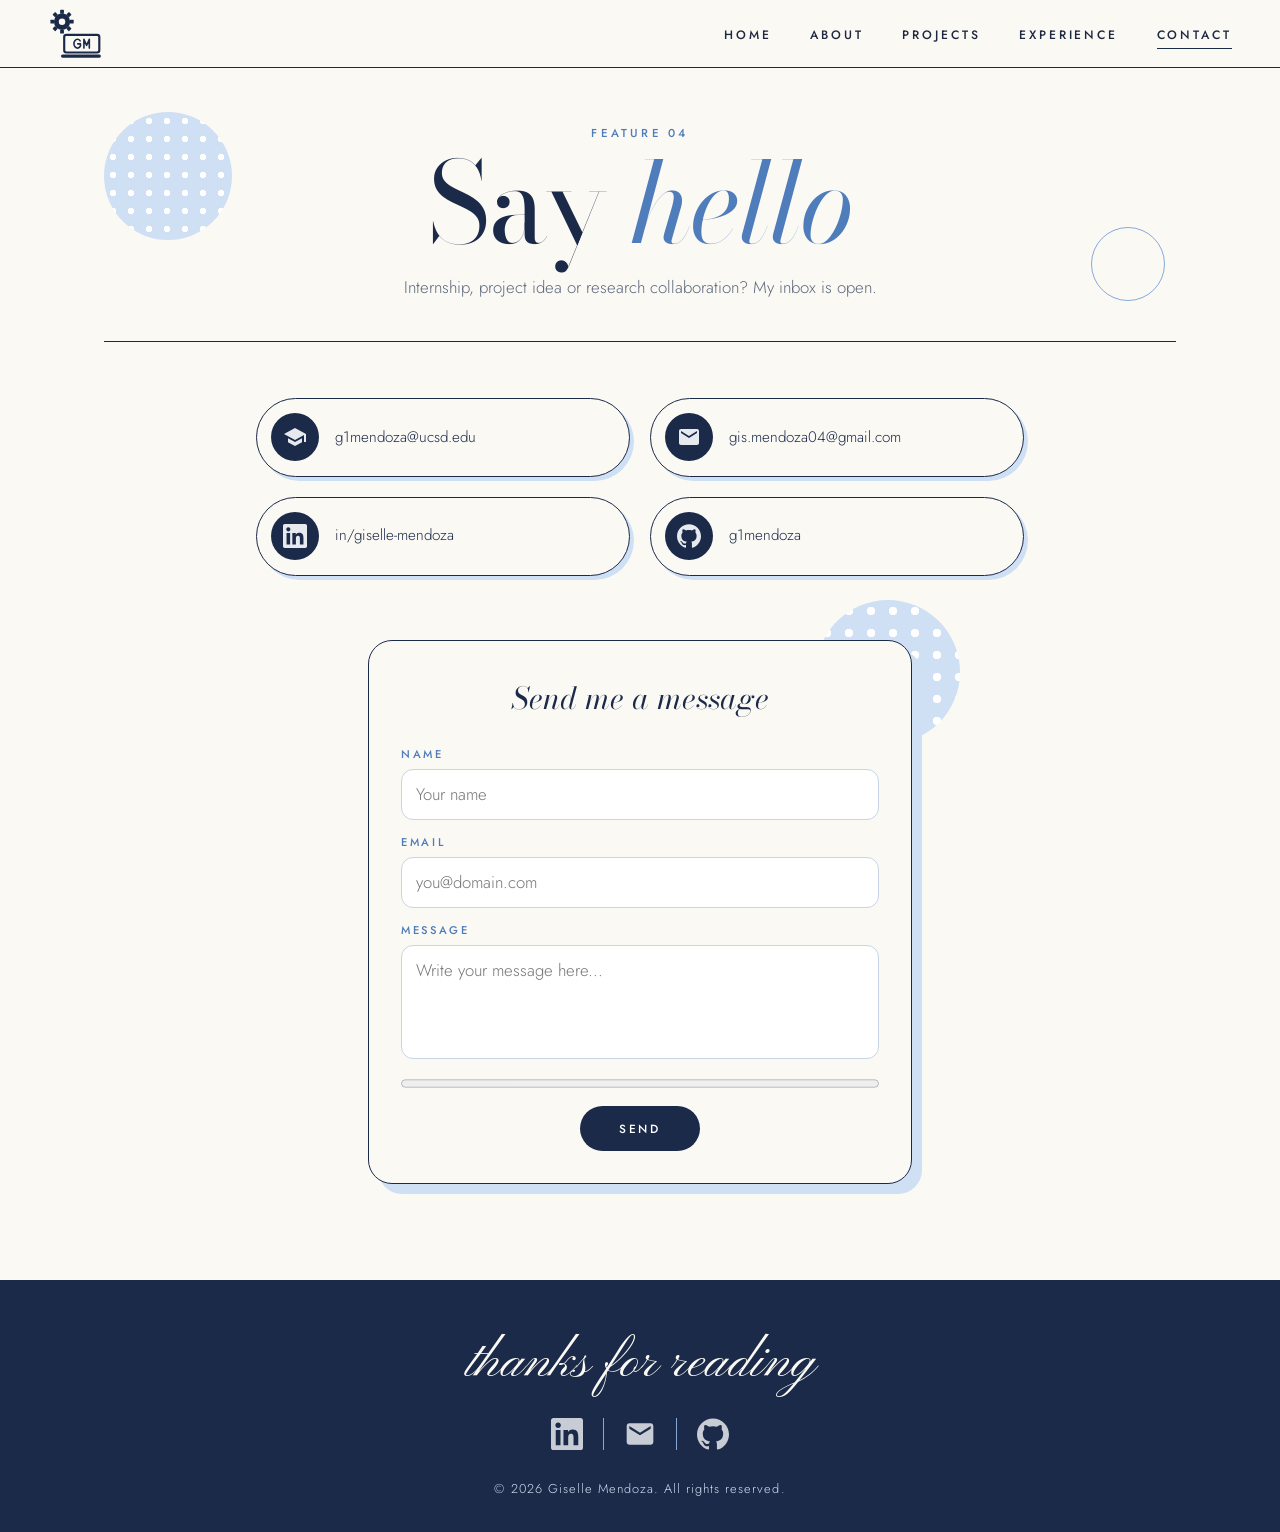
<file: contact.html>
<!DOCTYPE html>
<html lang="en">
<head>
  <meta charset="UTF-8">
  <meta name="viewport" content="width=device-width, initial-scale=1">
  <meta name="description" content="Contact Giselle Mendoza by email, LinkedIn, GitHub, or the message form">
  <title>Contact | Giselle Mendoza</title>

  <link rel="preconnect" href="https://fonts.googleapis.com">
  <link rel="preconnect" href="https://fonts.gstatic.com" crossorigin>
  <link href="https://fonts.googleapis.com/css2?family=Bodoni+Moda:ital,wght@0,400;0,500;0,600;1,400;1,500;1,600&family=Jost:wght@300;400;500&family=Pinyon+Script&display=swap" rel="stylesheet">

  <link rel="stylesheet" href="newStyle.css">
  <script>document.documentElement.classList.add("js");</script>
  <noscript>
    <style>
      .masthead nav { display: block !important; position: static !important; }
      .menu-toggle { display: none !important; }
    </style>
  </noscript>
</head>
<body>
  <header class="masthead">
    <a class="brand" href="index.html" aria-label="Giselle Mendoza, home">
      <img src="logo-navy.svg" alt="gm logo" width="150" height="150">
    </a>
    <button class="menu-toggle" aria-label="Open navigation menu" aria-expanded="false">☰</button>
    <nav>
      <ul>
        <li><a href="index.html">Home</a></li>
        <li><a href="about.html">About</a></li>
        <li><a href="projects.html">Projects</a></li>
        <li><a href="experience.html">Experience</a></li>
        <li><a href="contact.html" aria-current="page">Contact</a></li>
      </ul>
    </nav>
  </header>

  <main class="page">
    <div class="page-head">
      <p class="eyebrow">Feature 04</p>
      <h1>Say <em>hello</em></h1>
      <p class="page-sub">Internship, project idea or research collaboration? My inbox is open.</p>
    </div>

    <ul class="contact-grid">
        <li>
          <a class="contact-tile" href="mailto:g1mendoza@ucsd.edu">
            <span class="icon-badge"><img src="school-light.svg" alt="School email" width="24" height="24"></span>
            <span class="tile-text">g1mendoza@ucsd.edu</span>
          </a>
        </li>
        <li>
          <a class="contact-tile" href="mailto:gis.mendoza04@gmail.com">
            <span class="icon-badge"><img src="email-light.svg" alt="Personal email" width="24" height="24"></span>
            <span class="tile-text">gis.mendoza04@gmail.com</span>
          </a>
        </li>
        <li>
          <a class="contact-tile" href="https://linkedin.com/in/giselle-mendoza" target="_blank" rel="noopener noreferrer">
            <span class="icon-badge"><img src="linkedin-light.svg" alt="LinkedIn" width="24" height="24"></span>
            <span class="tile-text">in/giselle-mendoza</span>
          </a>
        </li>
        <li>
          <a class="contact-tile" href="https://github.com/g1mendoza" target="_blank" rel="noopener noreferrer">
            <span class="icon-badge"><img src="github-light.svg" alt="GitHub" width="24" height="24"></span>
            <span class="tile-text">g1mendoza</span>
          </a>
        </li>
    </ul>

    <div class="form-wrap">
      <form id="contact-form" action="#" method="post">
        <fieldset>
          <legend>Send me a message</legend>

          <label for="name">Name</label>
          <input type="text" id="name" name="name" placeholder="Your name" required>

          <label for="email">Email</label>
          <input type="email" id="email" name="email" placeholder="you@domain.com" required>

          <label for="message">Message</label>
          <textarea id="message" name="message" placeholder="Write your message here..." required></textarea>

          <progress value="0" max="3">0 of 3 fields complete</progress>
          <button type="submit">Send</button>
        </fieldset>
      </form>
    </div>

    <dialog id="thanks">
      <p class="script">thank you!</p>
      <p>Thanks for reaching out.</p>
      <button type="button" id="close-thanks">Close</button>
    </dialog>
  </main>

  <footer class="site-footer">
    <p class="script">thanks for reading</p>
    <address class="social-icons">
      <a href="https://linkedin.com/in/giselle-mendoza" target="_blank" rel="noopener noreferrer">
        <img src="linkedin-light.svg" alt="LinkedIn" width="32" height="32">
      </a>
      <a href="mailto:g1mendoza@ucsd.edu">
        <img src="email-light.svg" alt="Email" width="32" height="32">
      </a>
      <a href="https://github.com/g1mendoza" target="_blank" rel="noopener noreferrer">
        <img src="github-light.svg" alt="GitHub" width="32" height="32">
      </a>
    </address>
    <p class="fine">&copy; 2026 Giselle Mendoza. All rights reserved.</p>
  </footer>

  <script src="jas.js"></script>
  <script>
    const form = document.getElementById("contact-form");
    const thanks = document.getElementById("thanks");
    const bar = form.querySelector("progress");

    // progress bar fills as each of the 3 fields gets filled in
    form.addEventListener("input", () => {
      bar.value = [...form.querySelectorAll("input, textarea")]
        .filter(f => f.value.trim() !== "").length;
    });

    form.addEventListener("submit", (e) => {
      e.preventDefault();
      thanks.showModal();
      form.reset();
      bar.value = 0;
    });

    document.getElementById("close-thanks").addEventListener("click", () => thanks.close());
  </script>
</body>
</html>
</file>
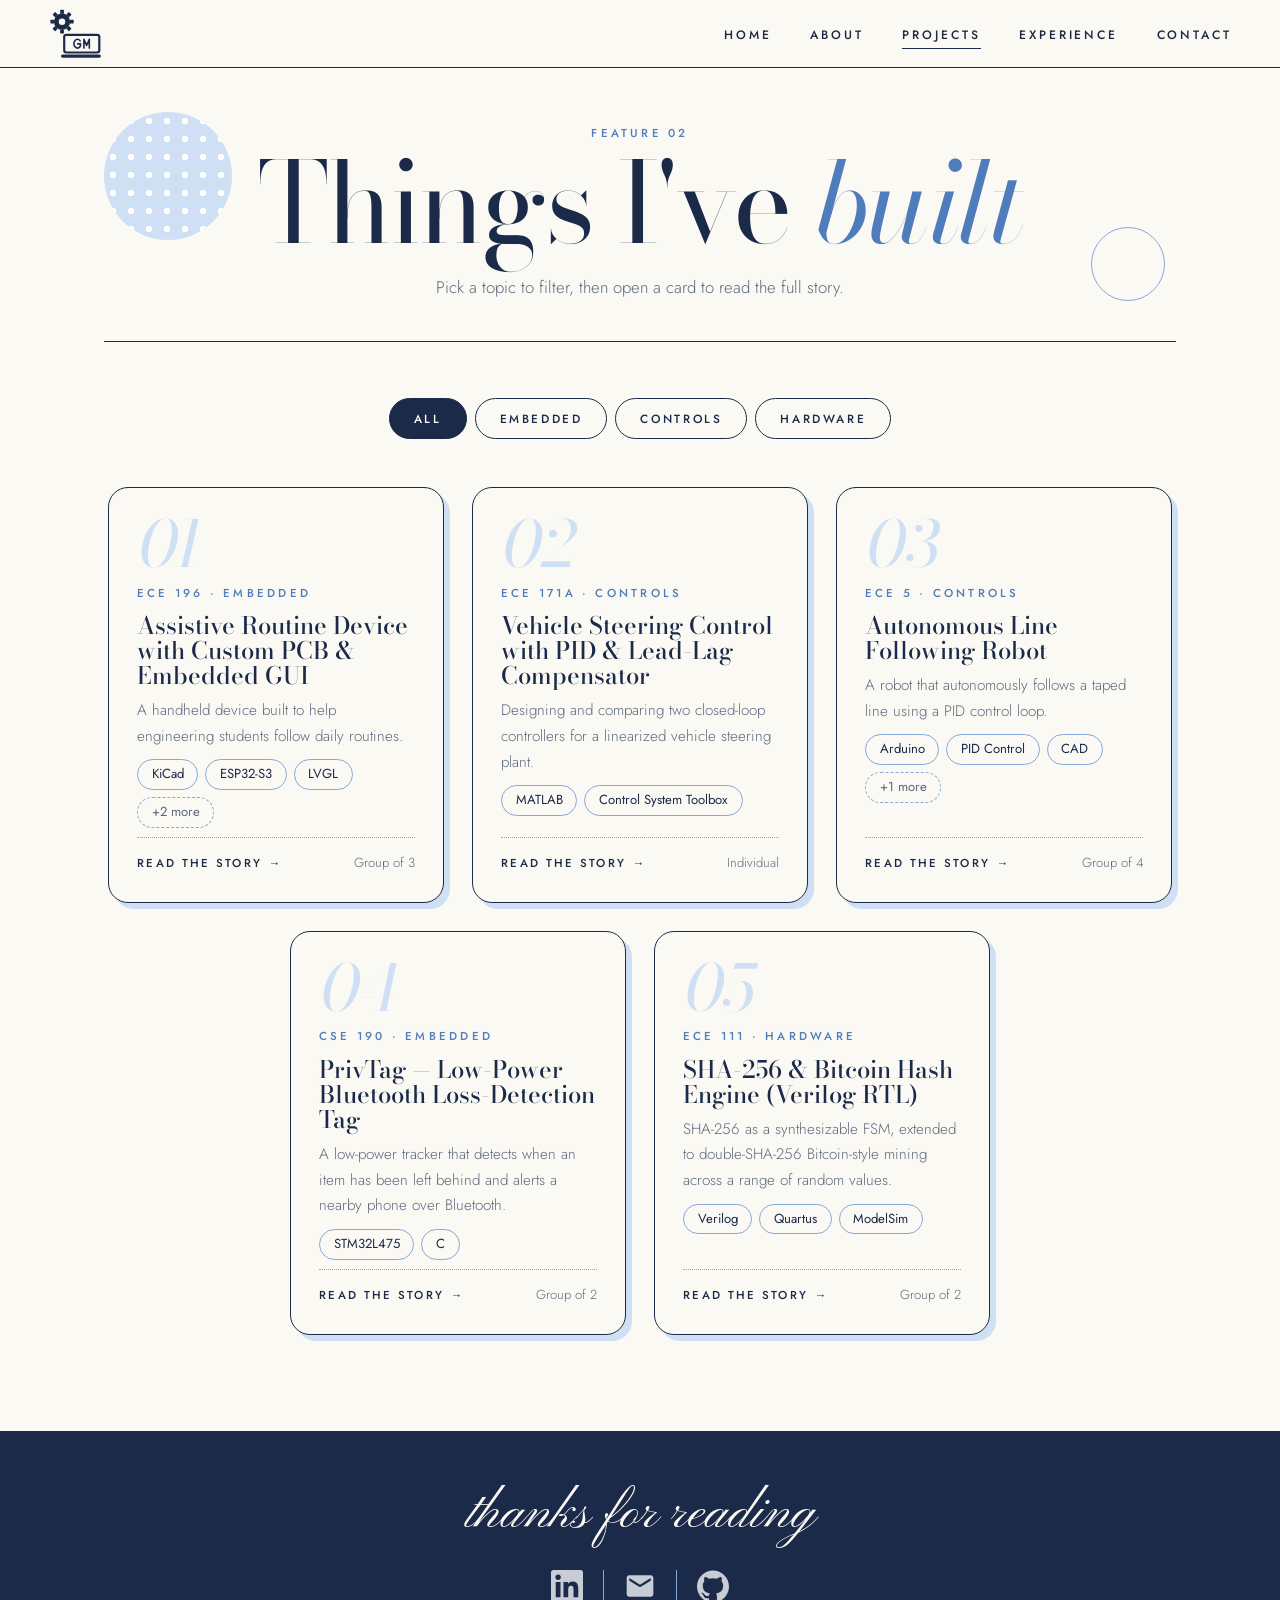
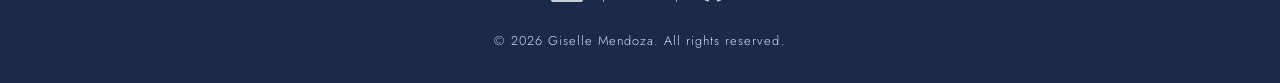
<file: projects.html>
<!DOCTYPE html>
<html lang="en">
<head>
  <meta charset="UTF-8">
  <meta name="viewport" content="width=device-width, initial-scale=1">
  <meta name="description" content="Embedded systems, controls, and digital design projects by Giselle Mendoza">
  <title>Projects | Giselle Mendoza</title>

  <link rel="preconnect" href="https://fonts.googleapis.com">
  <link rel="preconnect" href="https://fonts.gstatic.com" crossorigin>
  <link href="https://fonts.googleapis.com/css2?family=Bodoni+Moda:ital,wght@0,400;0,500;0,600;1,400;1,500;1,600&family=Jost:wght@300;400;500&family=Pinyon+Script&display=swap" rel="stylesheet">

  <link rel="stylesheet" href="newStyle.css">
  <script>document.documentElement.classList.add("js");</script>
  <noscript>
    <style>
      .masthead nav { display: block !important; position: static !important; }
      .menu-toggle { display: none !important; }
    </style>
  </noscript>
</head>
<body>
  <header class="masthead">
    <a class="brand" href="index.html" aria-label="Giselle Mendoza, home">
      <img src="logo-navy.svg" alt="gm logo" width="150" height="150">
    </a>
    <button class="menu-toggle" aria-label="Open navigation menu" aria-expanded="false">☰</button>
    <nav>
      <ul>
        <li><a href="index.html">Home</a></li>
        <li><a href="about.html">About</a></li>
        <li><a href="projects.html" aria-current="page">Projects</a></li>
        <li><a href="experience.html">Experience</a></li>
        <li><a href="contact.html">Contact</a></li>
      </ul>
    </nav>
  </header>

  <main class="page">
    <div class="page-head">
      <p class="eyebrow">Feature 02</p>
      <h1>Things I've <em>built</em></h1>
      <p class="page-sub">Pick a topic to filter, then open a card to read the full story.</p>
    </div>

    <!-- Filter bar -->
    <div class="projects-filter" role="group" aria-label="Filter projects by topic">
      <button type="button" class="filter-button active" data-filter="all" aria-pressed="true">All</button>
      <button type="button" class="filter-button" data-filter="embedded" aria-pressed="false">Embedded</button>
      <button type="button" class="filter-button" data-filter="controls" aria-pressed="false">Controls</button>
      <button type="button" class="filter-button" data-filter="hardware" aria-pressed="false">Hardware</button>
    </div>

    <!-- projects.js fills this list with a card for each project -->
    <ul id="project-grid" class="project-grid"></ul>

    <noscript>
      <p class="page-sub">Please turn on JavaScript to see my projects.</p>
    </noscript>
  </main>

  <!-- Pop-up with the full details of one project (filled in by projects.js) -->
  <dialog id="project-modal" class="project-modal" aria-labelledby="modal-title">
    <div class="modal-header">
      <div>
        <p class="modal-sub" id="modal-sub"></p>
        <h2 id="modal-title"></h2>
      </div>
      <button type="button" class="modal-close" id="modal-close" aria-label="Close project details">&times;</button>
    </div>
    <div class="modal-body" id="modal-body"></div>
    <div class="modal-footer">
      <div class="modal-links" id="modal-links"></div>
      <div class="modal-nav">
        <button type="button" id="modal-prev" aria-label="Previous project">&#8249;</button>
        <button type="button" id="modal-next" aria-label="Next project">&#8250;</button>
      </div>
    </div>
  </dialog>

  <footer class="site-footer">
    <p class="script">thanks for reading</p>
    <address class="social-icons">
      <a href="https://linkedin.com/in/giselle-mendoza" target="_blank" rel="noopener noreferrer">
        <img src="linkedin-light.svg" alt="LinkedIn" width="32" height="32">
      </a>
      <a href="mailto:g1mendoza@ucsd.edu">
        <img src="email-light.svg" alt="Email" width="32" height="32">
      </a>
      <a href="https://github.com/g1mendoza" target="_blank" rel="noopener noreferrer">
        <img src="github-light.svg" alt="GitHub" width="32" height="32">
      </a>
    </address>
    <p class="fine">&copy; 2026 Giselle Mendoza. All rights reserved.</p>
  </footer>

  <script src="jas.js"></script>
  <script src="projects.js"></script>
</body>
</html>
</file>
<file: newStyle.css>
/* ==========================================================================
   Giselle Mendoza: new design
   Clean, editorial, blue and white, with polka dots.
   Used by index.html first; the other pages will move over to it next.
========================================================================== */

:root {
  --paper: #fbf9f4;
  --powder: #eef4fb;
  --sky: #cfe0f4;
  --blue: #86a9d8;
  --cornflower: #4f7cba;
  --navy: #1b2a49;
  --ink: #1d2740;
  --muted: #5c687d;
  --rule: #c8d5e6;

  --font-display: "Bodoni Moda", "Playfair Display", Georgia, serif;
  --font-body: "Jost", "Helvetica Neue", Arial, sans-serif;
  --font-script: "Pinyon Script", "Snell Roundhand", cursive;
}

/* ---------- Base ---------- */
* { box-sizing: border-box; margin: 0; padding: 0; }
html { scroll-behavior: smooth; }

body {
  background: var(--paper);
  color: var(--ink);
  font-family: var(--font-body);
  font-weight: 300;
  font-size: 1.05rem;
  line-height: 1.7;
}

img { max-width: 100%; display: block; }
a { color: inherit; }
a:focus-visible, button:focus-visible { outline: 2px solid var(--cornflower); outline-offset: 4px; }

h1, h2, h3 {
  font-family: var(--font-display);
  font-weight: 500;
  line-height: 1.05;
  color: var(--navy);
}

.eyebrow {
  font-size: 0.72rem;
  font-weight: 500;
  letter-spacing: 0.28em;
  text-transform: uppercase;
  color: var(--cornflower);
}
.script { font-family: var(--font-script); font-weight: 400; }

.sr-only {
  position: absolute; width: 1px; height: 1px; margin: -1px; padding: 0;
  overflow: hidden; clip: rect(0, 0, 0, 0); white-space: nowrap; border: 0;
}

/* ---------- Top line + masthead (header) ---------- */
.topline {
  display: flex;
  flex-wrap: wrap;
  justify-content: center;
  gap: 0.25rem 1.5rem;
  padding: 0.6rem 1rem;
  font-size: 0.68rem;
  font-weight: 500;
  letter-spacing: 0.3em;
  text-transform: uppercase;
  color: var(--muted);
  border-bottom: 1px solid var(--rule);
}
.topline span + span::before { content: "•"; margin-right: 1.5rem; color: var(--blue); }

.masthead {
  position: sticky;
  top: 0;
  z-index: 100;
  display: flex;
  align-items: center;
  justify-content: space-between;
  padding: 0.4rem clamp(1rem, 4vw, 3rem);
  background: var(--paper);
  border-bottom: 1px solid var(--navy);
  transition: background-color 0.3s ease;
}
.masthead.scrolled {
  background: rgba(251, 249, 244, 0.85);
  backdrop-filter: blur(8px);
  -webkit-backdrop-filter: blur(8px);
}
.brand img { width: 3.4rem; height: 3.4rem; }

.masthead nav ul {
  display: flex;
  gap: clamp(1rem, 3vw, 2.6rem);
  list-style: none;
}
.masthead nav a {
  padding-bottom: 0.25rem;
  font-size: 0.76rem;
  font-weight: 500;
  letter-spacing: 0.24em;
  text-transform: uppercase;
  text-decoration: none;
  border-bottom: 1px solid transparent;
  transition: border-color 0.25s ease, color 0.25s ease;
}
.masthead nav a:hover { color: var(--cornflower); border-color: var(--cornflower); }
.masthead nav a[aria-current="page"] { border-color: var(--navy); }

.menu-toggle {
  display: none;
  background: none;
  border: 1px solid var(--navy);
  color: var(--navy);
  font-size: 1.4rem;
  line-height: 1;
  padding: 0.3rem 0.7rem;
  cursor: pointer;
}

@media (max-width: 800px) {
  .topline { gap: 0.25rem 0.9rem; font-size: 0.58rem; letter-spacing: 0.18em; flex-wrap: nowrap; }
  .topline span + span::before { margin-right: 0.9rem; }
  .menu-toggle { display: block; }
  .masthead nav {
    display: none;
    position: absolute;
    top: 100%;
    right: 0;
    left: 0;
    padding: 1rem 1.5rem 1.5rem;
    background: var(--paper);
    border-bottom: 1px solid var(--navy);
  }
  .masthead nav.open { display: block; }
  .masthead nav ul { flex-direction: column; gap: 1rem; }
}

/* ---------- Cover ---------- */
.cover {
  position: relative;
  max-width: 76rem;
  margin: 0 auto;
  padding: clamp(1.5rem, 4vw, 3rem) 1.5rem 4rem;
  text-align: center;
  overflow-x: clip;
}

.cover-title {
  position: relative;
  z-index: 1;
  font-size: clamp(3.4rem, 11.5vw, 9.5rem);
  font-weight: 500;
  letter-spacing: -0.02em;
  line-height: 0.95;
  animation: rise 0.9s ease both;
}
.cover-title em { font-weight: 400; color: var(--cornflower); }

.cover-stage {
  display: grid;
  grid-template-columns: 1fr minmax(15rem, 22rem) 1fr;
  gap: clamp(1.5rem, 4vw, 3.5rem);
  align-items: center;
  margin-top: 1rem;
}

.cover-lines {
  display: grid;
  gap: 2.25rem;
  list-style: none;
  text-align: left;
  animation: rise 0.9s 0.3s ease both;
}
.cover-lines--right { text-align: right; }
.cover-lines small {
  display: block;
  font-size: 0.68rem;
  font-weight: 500;
  letter-spacing: 0.28em;
  text-transform: uppercase;
  color: var(--cornflower);
}
.cover-lines strong {
  display: block;
  margin: 0.35rem 0;
  font-family: var(--font-display);
  font-size: clamp(1.3rem, 2.3vw, 1.9rem);
  font-style: italic;
  font-weight: 500;
  line-height: 1.12;
  color: var(--navy);
}
.cover-lines span { font-size: 0.92rem; color: var(--muted); }

/* Arched photo with polka-dot circle and offset outline */
.cover-photo {
  position: relative;
  isolation: isolate;
  z-index: 2;
  animation: rise 1s 0.15s ease both;
}
.arch {
  position: relative;
  z-index: 2;
  aspect-ratio: 3 / 4;
  overflow: hidden;
  border: 6px solid var(--paper);
  border-radius: 999px 999px 1.25rem 1.25rem;
  box-shadow: 0 24px 50px -22px rgba(27, 42, 73, 0.5);
}
.arch img { width: 100%; height: 100%; object-fit: cover; transition: transform 0.8s ease; }
.cover-photo:hover .arch img { transform: scale(1.04); }

.cover-photo::before {   /* thin offset outline */
  content: "";
  position: absolute;
  z-index: 0;
  inset: 1.1rem -1.1rem -1.1rem 1.1rem;
  border: 1.5px solid var(--navy);
  border-radius: 999px 999px 1.25rem 1.25rem;
}
.cover-photo::after {    /* polka-dot circle */
  content: "";
  position: absolute;
  z-index: 1;
  left: -16%;
  bottom: -5%;
  width: 52%;
  aspect-ratio: 1;
  border-radius: 50%;
  background-color: var(--sky);
  background-image: radial-gradient(circle, #fff 0 4px, transparent 4.5px);
  background-size: 22px 22px;
}

/* Spinning "open to work" sticker */
.badge {
  position: absolute;
  z-index: 3;
  top: -1rem;
  right: -3.25rem;
  display: grid;
  place-items: center;
  width: 8.5rem;
  height: 8.5rem;
  border-radius: 50%;
  background: var(--navy);
  box-shadow: 0 10px 24px -12px rgba(27, 42, 73, 0.6);
}
.badge svg {
  position: absolute;
  inset: 0;
  width: 100%;
  height: 100%;
  animation: spin 24s linear infinite;
}
.badge text {
  fill: var(--paper);
  font-family: var(--font-body);
  font-size: 15px;
  font-weight: 500;
  letter-spacing: 1px;
}
.badge-center {
  position: relative;
  font-family: var(--font-display);
  font-size: 1.7rem;
  font-style: italic;
  color: var(--sky);
}

@keyframes rise { from { opacity: 0; transform: translateY(18px); } to { opacity: 1; transform: none; } }
@keyframes spin { to { transform: rotate(360deg); } }

@media (max-width: 820px) {
  .cover-stage { grid-template-columns: 1fr; margin-top: 1.5rem; }
  .cover-photo { width: min(78%, 22rem); margin: 0 auto 1rem; order: -1; }
  .cover-lines, .cover-lines--right { text-align: center; }
  .badge { right: -1.5rem; width: 7rem; height: 7rem; }
}

/* ---------- Ticker ---------- */
.ticker {
  overflow: hidden;
  padding: 0.85rem 0;
  background: var(--navy);
  color: var(--paper);
  white-space: nowrap;
}
.ticker-track { display: inline-flex; animation: ticker 32s linear infinite; }
.ticker:hover .ticker-track { animation-play-state: paused; }
.ticker ul { display: flex; flex-shrink: 0; list-style: none; }
.ticker li {
  display: flex;
  align-items: center;
  gap: 2.5rem;
  padding-left: 2.5rem;
  font-family: var(--font-display);
  font-size: 1.4rem;
  font-style: italic;
}
.ticker li::after {
  content: "";
  width: 0.55rem;
  height: 0.55rem;
  border-radius: 50%;
  background: var(--sky);
}
@keyframes ticker { to { transform: translateX(-50%); } }

/* ---------- Letter from the editor ---------- */
.letter {
  display: grid;
  grid-template-columns: minmax(14rem, 22rem) 1fr;
  gap: clamp(2rem, 7vw, 6rem);
  align-items: center;
  max-width: 70rem;
  margin: 0 auto;
  padding: 6rem 1.5rem 4rem;
}

.polaroid {
  position: relative;
  padding: 0.9rem 0.9rem 3.4rem;
  background: #fff;
  box-shadow: 0 20px 40px -20px rgba(27, 42, 73, 0.55);
  transform: rotate(-3deg);
  transition: transform 0.4s ease;
}
.polaroid:hover { transform: rotate(0) scale(1.02); }
.polaroid img { width: 100%; aspect-ratio: 4 / 5; object-fit: cover; }
.polaroid figcaption {
  position: absolute;
  right: 0;
  bottom: 0.7rem;
  left: 0;
  text-align: center;
  font-family: var(--font-script);
  font-size: 1.6rem;
  color: var(--navy);
}
.polaroid::before {   /* polka-dot tape */
  content: "";
  position: absolute;
  top: -1rem;
  left: 50%;
  width: 6.5rem;
  height: 1.9rem;
  transform: translateX(-50%) rotate(2deg);
  background-color: rgba(134, 169, 216, 0.85);
  background-image: radial-gradient(circle, #fff 0 2px, transparent 2.5px);
  background-size: 10px 10px;
}

.letter-text .script {
  margin: 0.1rem 0 0.75rem;
  font-size: clamp(3.2rem, 8vw, 5.5rem);
  line-height: 1;
  color: var(--cornflower);
}
.typewriter {
  min-height: 1.5em;
  font-family: var(--font-display);
  font-size: clamp(1.25rem, 2.3vw, 1.7rem);
  line-height: 1.55;
  color: var(--ink);
}
.cursor {
  display: inline-block;
  width: 2px;
  height: 1.1em;
  margin-left: 2px;
  vertical-align: text-bottom;
  background: var(--cornflower);
  animation: blink 1s steps(1) infinite;
}
@keyframes blink { 50% { opacity: 0; } }
.signature {
  margin-top: 1rem;
  font-family: var(--font-script);
  font-size: 2.4rem;
  line-height: 1;
  color: var(--navy);
}

@media (max-width: 760px) {
  .letter { grid-template-columns: 1fr; padding-top: 4rem; }
  .polaroid { width: min(70%, 18rem); margin: 0 auto; }
}

/* ---------- Section headings ---------- */
.section-head {
  display: flex;
  flex-wrap: wrap;
  align-items: baseline;
  justify-content: space-between;
  gap: 0.5rem 1rem;
  padding-bottom: 0.9rem;
  border-bottom: 1px solid var(--navy);
}
.section-head h2 { font-size: clamp(2.2rem, 5.5vw, 3.8rem); font-style: italic; font-weight: 400; }

/* ---------- Contents ---------- */
.contents { max-width: 70rem; margin: 0 auto; padding: 3rem 1.5rem 6rem; }
.toc { list-style: none; }
.toc a {
  display: grid;
  grid-template-columns: 4.5rem auto 1fr;
  align-items: baseline;
  gap: 1rem;
  padding: 1.4rem 0.5rem;
  border-bottom: 1px dotted var(--blue);
  text-decoration: none;
  transition: padding 0.3s ease, background 0.3s ease;
}
.toc .num { font-family: var(--font-display); font-size: 2rem; font-style: italic; color: var(--cornflower); }
.toc .name { font-family: var(--font-display); font-size: clamp(1.8rem, 4vw, 2.8rem); color: var(--navy); line-height: 1.1; }
.toc .blurb { font-size: 0.95rem; text-align: right; color: var(--muted); }
.toc a:hover { padding-left: 1.5rem; background: linear-gradient(90deg, var(--powder), transparent); }
.toc a:hover .name { font-style: italic; }

@media (max-width: 700px) {
  .toc a { grid-template-columns: 3rem 1fr; }
  .toc .blurb { grid-column: 2; text-align: left; }
}

/* ---------- Featured stories (polka-dot background) ---------- */
.featured {
  padding: 5rem 1.5rem 6rem;
  background-color: var(--powder);
  background-image:
    radial-gradient(circle, #fff 0 5px, transparent 5.5px),
    radial-gradient(circle, #fff 0 5px, transparent 5.5px);
  background-size: 44px 44px;
  background-position: 0 0, 22px 22px;
}
.featured-inner { max-width: 70rem; margin: 0 auto; }

.stories {
  display: grid;
  grid-template-columns: repeat(3, 1fr);
  gap: 1.5rem;
  margin-top: 2.5rem;
}
.story {
  position: relative;
  display: flex;
  flex-direction: column;
  gap: 0.6rem;
  padding: 1.75rem;
  background: var(--paper);
  border: 1px solid var(--navy);
  border-radius: 1.25rem;
  text-decoration: none;
  box-shadow: 6px 6px 0 var(--sky);
  transition: transform 0.3s ease, box-shadow 0.3s ease;
}
.story:nth-child(2) { margin-top: 2.5rem; }
.story:hover { transform: translate(-3px, -5px); box-shadow: 10px 12px 0 var(--blue); }
.story-num {
  font-family: var(--font-display);
  font-size: 4.2rem;
  font-style: italic;
  line-height: 0.9;
  color: var(--sky);
}
.story h3 { font-size: 1.5rem; }
.story p:not(.eyebrow) { font-size: 0.95rem; color: var(--muted); }
.story .more {
  margin-top: auto;
  padding-top: 0.5rem;
  font-size: 0.72rem;
  font-weight: 500;
  letter-spacing: 0.22em;
  text-transform: uppercase;
  color: var(--navy);
}

@media (max-width: 860px) {
  .stories { grid-template-columns: 1fr; }
  .story:nth-child(2) { margin-top: 0; }
}

/* ---------- Classifieds ---------- */
.seeking { max-width: 60rem; margin: 0 auto; padding: 6rem 1.5rem; }
.seeking-card {
  padding: clamp(2rem, 5vw, 4rem);
  text-align: center;
  background: var(--paper);
  border: 1.5px solid var(--navy);
  border-radius: 2rem;
  box-shadow: 12px 12px 0 var(--sky);
}
.seeking-card h2 { margin: 0.75rem 0 1.25rem; font-size: clamp(2rem, 5vw, 3.3rem); font-weight: 400; }
.seeking-card h2 em { color: var(--cornflower); }
.seeking-card p:not(.eyebrow) { max-width: 40rem; margin: 0 auto; color: var(--muted); }
.btn {
  display: inline-block;
  margin-top: 1.75rem;
  padding: 0.9rem 2.2rem;
  border-radius: 999px;
  background: var(--navy);
  color: #fff;
  font-size: 0.74rem;
  font-weight: 500;
  letter-spacing: 0.24em;
  text-transform: uppercase;
  text-decoration: none;
  transition: background 0.25s ease, transform 0.25s ease;
}
.btn:hover { background: var(--cornflower); transform: translateY(-3px); }

/* ---------- Footer ---------- */
.site-footer {
  padding: 3.5rem 1.5rem 2rem;
  background: var(--navy);
  color: var(--sky);
  text-align: center;
}
.site-footer .script { font-size: clamp(2.4rem, 6vw, 3.4rem); line-height: 1; color: var(--paper); }
.social-icons {
  display: flex;
  justify-content: center;
  align-items: center;
  margin: 1.75rem 0;
  font-style: normal;
}
.social-icons a { display: flex; padding: 0 1.25rem; }
.social-icons a + a { border-left: 1px solid var(--blue); }
.social-icons img { width: 2rem; height: 2rem; opacity: 0.85; transition: opacity 0.2s ease, transform 0.2s ease; }
.social-icons a:hover img, .social-icons a:focus-visible img { opacity: 1; transform: translateY(-3px); }
.site-footer .fine { font-size: 0.8rem; letter-spacing: 0.08em; }

/* ---------- Scroll fade-in ---------- */
.js .reveal { opacity: 0; transform: translateY(22px); transition: opacity 0.7s ease, transform 0.7s ease; }
.js .reveal.in { opacity: 1; transform: none; }
.js .polaroid.reveal.in { transform: rotate(-3deg); }
.js .polaroid.reveal.in:hover { transform: rotate(0) scale(1.02); }

/* ---------- Reduced motion ---------- */
@media (prefers-reduced-motion: reduce) {
  *, *::before, *::after { animation: none !important; transition: none !important; }
  .js .reveal { opacity: 1; transform: none; }
  .js .polaroid.reveal { transform: rotate(-3deg); }
}


/* ==========================================================================
   INNER PAGES (About, Projects, Experience, Contact)
========================================================================== */

.page { max-width: 70rem; margin: 0 auto; padding: 3.5rem 1.5rem 6rem; }

.page-head {
  position: relative;
  isolation: isolate;
  margin-bottom: 3.5rem;
  padding-bottom: 2.5rem;
  text-align: center;
  border-bottom: 1px solid var(--navy);
}
.page-head::before {   /* polka-dot circle */
  content: "";
  position: absolute;
  z-index: -1;
  top: -0.75rem;
  left: 0;
  width: clamp(4rem, 12vw, 8rem);
  aspect-ratio: 1;
  border-radius: 50%;
  background-color: var(--sky);
  background-image: radial-gradient(circle, #fff 0 3px, transparent 3.5px);
  background-size: 18px 18px;
}
.page-head::after {    /* thin ring */
  content: "";
  position: absolute;
  z-index: -1;
  right: 1%;
  bottom: 2.5rem;
  width: clamp(2.5rem, 7vw, 4.5rem);
  aspect-ratio: 1;
  border: 1.5px solid var(--blue);
  border-radius: 50%;
}
.page-head h1 {
  margin: 0.4rem 0 0;
  font-size: clamp(3.2rem, 10vw, 7rem);
  font-weight: 400;
  line-height: 0.95;
  letter-spacing: -0.02em;
}
.page-head h1 em { color: var(--cornflower); }
.page-sub { max-width: 36rem; margin: 1rem auto 0; color: var(--muted); }

/* Shared bits */
.chips { display: flex; flex-wrap: wrap; gap: 0.45rem; margin: 0; padding: 0; list-style: none; }
.chips li {
  padding: 0.2rem 0.85rem;
  font-size: 0.82rem;
  font-weight: 400;
  color: var(--navy);
  background: var(--paper);
  border: 1px solid var(--blue);
  border-radius: 999px;
  transition: background 0.2s ease;
}
.chips li:hover { background: var(--sky); }
.chips li.more { color: var(--muted); border-style: dashed; }

.paper-card {
  padding: 1.75rem;
  background: var(--paper);
  border: 1px solid var(--navy);
  border-radius: 1.25rem;
  box-shadow: 6px 6px 0 var(--sky);
}
.dots-card {
  padding: 2rem;
  background-color: var(--powder);
  background-image:
    radial-gradient(circle, #fff 0 4px, transparent 4.5px),
    radial-gradient(circle, #fff 0 4px, transparent 4.5px);
  background-size: 36px 36px;
  background-position: 0 0, 18px 18px;
  border-radius: 1.5rem;
}
.dates { font-size: 0.78rem; font-weight: 500; letter-spacing: 0.16em; text-transform: uppercase; color: var(--muted); }
.text-link {
  font-size: 0.74rem;
  font-weight: 500;
  letter-spacing: 0.2em;
  text-transform: uppercase;
  text-decoration: none;
  color: var(--navy);
  border-bottom: 1px solid var(--blue);
  padding-bottom: 0.15rem;
}
.text-link:hover { color: var(--cornflower); }

/* ---------- About ---------- */
.about-grid {
  display: grid;
  grid-template-columns: minmax(0, 1fr) 20rem;
  gap: clamp(2rem, 6vw, 5rem);
  align-items: start;
}
.about-aside { position: sticky; top: 7rem; padding: 0 1.2rem 1.5rem 0; }
.about-aside .cover-photo { animation: none; }

.article-block { margin-bottom: 2.75rem; padding-bottom: 2.75rem; border-bottom: 1px dotted var(--blue); }
.article-block:last-of-type { border-bottom: 0; }
.article-block.dots-card { border-bottom: 0; }
.article-block .eyebrow { margin-bottom: 0.9rem; }
.article-block h3, .paper-card h3 {
  margin: 1.4rem 0 0.5rem;
  font-family: var(--font-display);
  font-size: 1.25rem;
  font-style: italic;
  font-weight: 500;
}
.article-block .eyebrow + h3, .paper-card .eyebrow + h3 { margin-top: 0; }
.lead {
  font-family: var(--font-display);
  font-size: clamp(1.4rem, 3vw, 2rem);
  line-height: 1.35;
  color: var(--navy);
}
.lead em { color: var(--cornflower); }

.course-cols { display: grid; grid-template-columns: repeat(2, minmax(0, 1fr)); gap: 0 2.5rem; }
.course-cols h3 { margin-top: 0; }
.course-cols div > ul + h3 { margin-top: 2rem; }
.course-list { list-style: none; }
.course-list li {
  display: flex;
  gap: 0.9rem;
  padding: 0.45rem 0;
  font-size: 0.95rem;
  line-height: 1.4;
  border-bottom: 1px dotted var(--rule);
}
.course-list .code {
  flex: none;
  min-width: 4.4rem;
  font-family: var(--font-display);
  font-style: italic;
  color: var(--cornflower);
}

.dots-card h3 { margin-top: 1.2rem; }
.dots-card .eyebrow + h3 { margin-top: 0; }
.dots-card .chips li { background: var(--paper); }

.section-title { margin: 1rem 0 1.5rem; font-size: clamp(2rem, 5vw, 3.2rem); font-style: italic; font-weight: 400; }
.beyond-grid { display: grid; gap: 1.75rem; }
.paper-card p { margin-top: 0.4rem; }
.paper-card .dates { margin-top: 0; }

@media (max-width: 860px) {
  .about-grid { grid-template-columns: 1fr; }
  .about-aside { position: static; order: -1; width: min(70%, 18rem); margin: 0 auto 1rem; }
  .course-cols { grid-template-columns: 1fr; }
}

/* ---------- Projects ---------- */
.projects-filter { display: flex; flex-wrap: wrap; justify-content: center; gap: 0.5rem; margin: 0 auto 3rem; }
.filter-button {
  padding: 0.7rem 1.5rem;
  font-family: var(--font-body);
  font-size: 0.74rem;
  font-weight: 500;
  letter-spacing: 0.22em;
  text-transform: uppercase;
  color: var(--navy);
  background: transparent;
  border: 1px solid var(--navy);
  border-radius: 999px;
  cursor: pointer;
  transition: background 0.25s ease, color 0.25s ease, transform 0.25s ease;
}
.filter-button:hover:not(.active) { background: var(--sky); transform: translateY(-2px); }
.filter-button.active { color: #fff; background: var(--navy); }

.project-grid {
  display: flex;
  flex-wrap: wrap;
  justify-content: center;
  gap: 1.75rem;
  list-style: none;
}
.project-item { display: grid; flex: 0 1 21rem; }
.project-item[hidden] { display: none; }
.project-item.pop { animation: pop-in 0.35s ease both; }
@keyframes pop-in { from { opacity: 0; transform: scale(0.95); } to { opacity: 1; transform: none; } }

.project-card {
  display: flex;
  flex-direction: column;
  gap: 0.6rem;
  height: 100%;
  padding: 1.75rem;
  background: var(--paper);
  border: 1px solid var(--navy);
  border-radius: 1.25rem;
  box-shadow: 6px 6px 0 var(--sky);
  cursor: pointer;
  transition: transform 0.3s ease, box-shadow 0.3s ease;
}
.project-card:hover { transform: translate(-3px, -5px); box-shadow: 10px 12px 0 var(--blue); }
.project-card .story-num { font-family: var(--font-display); font-size: 4rem; font-style: italic; line-height: 0.9; color: var(--sky); }
.project-card h3 { font-size: 1.5rem; }
.project-summary {
  font-size: 0.95rem;
  color: var(--muted);
  display: -webkit-box;
  -webkit-line-clamp: 3;
  -webkit-box-orient: vertical;
  overflow: hidden;
}
.project-foot {
  display: flex;
  align-items: center;
  justify-content: space-between;
  gap: 0.5rem;
  margin-top: auto;
  padding-top: 0.85rem;
  border-top: 1px dotted var(--blue);
}
.learn-more {
  display: inline-flex;
  align-items: center;
  gap: 0.4rem;
  padding: 0;
  font-family: var(--font-body);
  font-size: 0.72rem;
  font-weight: 500;
  letter-spacing: 0.2em;
  text-transform: uppercase;
  color: var(--navy);
  background: none;
  border: 0;
  cursor: pointer;
}
.learn-more span { transition: transform 0.2s ease; }
.project-card:hover .learn-more span, .learn-more:focus-visible span { transform: translateX(6px); }
.project-team { font-size: 0.82rem; color: var(--muted); }

/* Project pop-up */
.project-modal {
  margin: auto;
  width: min(44rem, 92vw);
  max-height: min(86vh, 52rem);
  padding: 0;
  color: var(--ink);
  background: var(--paper);
  border: 1.5px solid var(--navy);
  border-radius: 1.5rem;
  box-shadow: 12px 12px 0 var(--sky);
  overflow: hidden;
}
.project-modal[open] { display: flex; flex-direction: column; animation: modal-in 0.3s ease; }
.project-modal::backdrop { background: rgba(27, 42, 73, 0.55); backdrop-filter: blur(4px); }
@keyframes modal-in { from { opacity: 0; transform: translateY(24px) scale(0.97); } to { opacity: 1; transform: none; } }

.modal-header {
  flex: none;
  display: flex;
  align-items: flex-start;
  justify-content: space-between;
  gap: 1rem;
  padding: 1.5rem 1.75rem 1.25rem;
  border-bottom: 1px solid var(--navy);
}
.modal-header h2 { margin-top: 0.4rem; font-size: clamp(1.6rem, 3.5vw, 2.3rem); font-style: italic; font-weight: 400; }
.modal-sub { font-size: 0.7rem; font-weight: 500; letter-spacing: 0.2em; text-transform: uppercase; color: var(--cornflower); }
.modal-close {
  flex: none;
  width: 2.4rem;
  height: 2.4rem;
  font-size: 1.5rem;
  line-height: 1;
  color: var(--navy);
  background: transparent;
  border: 1px solid var(--navy);
  border-radius: 50%;
  cursor: pointer;
  transition: background 0.2s ease, color 0.2s ease;
}
.modal-close:hover { color: #fff; background: var(--navy); }

.modal-body { flex: 1; padding: 1.5rem 1.75rem; overflow-y: auto; }
.modal-body h3 {
  margin: 1.5rem 0 0.6rem;
  font-family: var(--font-body);
  font-size: 0.7rem;
  font-weight: 500;
  letter-spacing: 0.26em;
  text-transform: uppercase;
  color: var(--cornflower);
}
.modal-body h3:first-child { margin-top: 0; }
.modal-list { margin: 0; padding-left: 1.2rem; }
.modal-list li { margin-bottom: 0.6rem; }

.modal-footer {
  flex: none;
  display: flex;
  flex-wrap: wrap;
  align-items: center;
  justify-content: space-between;
  gap: 0.75rem;
  padding: 1rem 1.75rem;
  background: var(--powder);
  border-top: 1px solid var(--navy);
}
.modal-links { display: flex; flex-wrap: wrap; gap: 0.5rem; }
.modal-link {
  display: inline-block;
  padding: 0.65rem 1.3rem;
  font-size: 0.72rem;
  font-weight: 500;
  letter-spacing: 0.2em;
  text-transform: uppercase;
  text-decoration: none;
  color: #fff;
  background: var(--navy);
  border-radius: 999px;
  transition: background 0.2s ease, transform 0.2s ease;
}
.modal-link:hover { background: var(--cornflower); transform: translateY(-2px); }
.modal-nav { display: flex; gap: 0.5rem; }
.modal-nav button {
  width: 2.5rem;
  height: 2.5rem;
  font-size: 1.4rem;
  line-height: 1;
  color: var(--navy);
  background: var(--paper);
  border: 1px solid var(--navy);
  border-radius: 50%;
  cursor: pointer;
  transition: background 0.2s ease, color 0.2s ease;
}
.modal-nav button:hover { color: #fff; background: var(--navy); }

@media (max-width: 600px) {
  .project-modal { width: 94vw; max-height: 90vh; }
  .modal-header { padding: 1.1rem 1.1rem 1rem; }
  .modal-body { padding: 1.1rem; }
  .modal-footer { padding: 0.8rem 1.1rem; }
  .filter-button { padding: 0.6rem 1rem; font-size: 0.68rem; letter-spacing: 0.16em; }
}

/* ---------- Experience ---------- */
.exp {
  display: grid;
  grid-template-columns: 15rem minmax(0, 1fr);
  gap: clamp(1.5rem, 5vw, 4rem);
  margin-bottom: 3.5rem;
  padding-bottom: 3.5rem;
  border-bottom: 1px solid var(--navy);
}
.exp:last-child { margin-bottom: 0; border-bottom: 0; }
.exp-side { position: sticky; top: 7rem; align-self: start; }
.exp-logo { height: 4.5rem; width: auto; margin-bottom: 1.1rem; border-radius: 0.75rem; }
.exp-side h2 { margin-bottom: 0.4rem; font-size: 2.1rem; font-style: italic; font-weight: 400; }
.exp-side .dates { margin-top: 0.4rem; }

.role { margin-bottom: 2.5rem; }
.role h3 { font-size: 1.6rem; }
.role .dates { margin-top: 0.3rem; }
.role ul:not(.chips) { margin: 0.9rem 0 1.1rem 1.15rem; }
.role li { margin-bottom: 0.45rem; }

.classes-heading {
  margin: 3rem 0 1.25rem;
  padding-top: 2rem;
  border-top: 1px dotted var(--blue);
  font-size: 1.9rem;
  font-style: italic;
  font-weight: 400;
}
.class-grid { display: grid; grid-template-columns: repeat(2, minmax(0, 1fr)); gap: 1.25rem; }
.class-card {
  padding: 1.25rem 1.4rem;
  background-color: var(--powder);
  background-image: radial-gradient(circle, #fff 0 3px, transparent 3.5px);
  background-size: 24px 24px;
  border: 1px solid var(--navy);
  border-radius: 1.1rem;
  box-shadow: 4px 4px 0 var(--sky);
  transition: transform 0.25s ease, box-shadow 0.25s ease;
}
.class-card:hover { transform: translate(-2px, -4px); box-shadow: 7px 9px 0 var(--blue); }
.class-card h4 { font-family: var(--font-display); font-size: 1.25rem; font-weight: 500; color: var(--navy); line-height: 1.15; }
.class-meta { margin: 0.35rem 0 0.7rem; font-size: 0.68rem; font-weight: 500; letter-spacing: 0.18em; text-transform: uppercase; color: var(--cornflower); }
.class-points { margin: 0; padding-left: 1.1rem; font-size: 0.95rem; }
.class-points li { margin-bottom: 0.3rem; }

@media (max-width: 860px) {
  .exp { grid-template-columns: 1fr; gap: 1.5rem; }
  .exp-side { position: static; }
  .class-grid { grid-template-columns: 1fr; }
}

/* ---------- Contact ---------- */
.contact-grid {
  display: grid;
  grid-template-columns: repeat(2, minmax(0, 1fr));
  gap: 1.25rem;
  max-width: 48rem;
  margin: 0 auto 4rem;
  list-style: none;
}
.contact-tile {
  display: flex;
  align-items: center;
  gap: 1rem;
  padding: 0.9rem 1.4rem 0.9rem 0.9rem;
  color: var(--navy);
  text-decoration: none;
  background: var(--paper);
  border: 1px solid var(--navy);
  border-radius: 999px;
  box-shadow: 4px 4px 0 var(--sky);
  transition: transform 0.25s ease, box-shadow 0.25s ease;
}
.contact-tile:hover { transform: translate(-2px, -4px); box-shadow: 7px 9px 0 var(--blue); }
.icon-badge {
  flex: none;
  display: grid;
  place-items: center;
  width: 3rem;
  height: 3rem;
  background: var(--navy);
  border-radius: 50%;
}
.icon-badge img { width: 1.5rem; height: 1.5rem; }
.tile-text { min-width: 0; overflow-wrap: anywhere; font-size: 0.95rem; }

/* Message form: a centered square card with a polka-dot circle behind it */
.form-wrap { position: relative; isolation: isolate; max-width: 34rem; margin: 0 auto; }
.form-wrap::before {
  content: "";
  position: absolute;
  z-index: -1;
  top: -2.5rem;
  right: -3rem;
  width: 9rem;
  aspect-ratio: 1;
  border-radius: 50%;
  background-color: var(--sky);
  background-image: radial-gradient(circle, #fff 0 4px, transparent 4.5px);
  background-size: 22px 22px;
}
#contact-form {
  display: flex;
  flex-direction: column;
  aspect-ratio: 1 / 1;           /* square (grows taller if the content needs it) */
  padding: 2rem;
  background: var(--paper);
  border: 1.5px solid var(--navy);
  border-radius: 1.5rem;
  box-shadow: 10px 10px 0 var(--sky);
}
#contact-form fieldset { display: flex; flex-direction: column; flex: 1; min-width: 0; border: 0; }
#contact-form legend {
  margin: 0 auto 0.5rem;
  font-family: var(--font-display);
  font-size: 1.9rem;
  font-style: italic;
  color: var(--navy);
}
#contact-form label {
  margin-top: 0.8rem;
  font-size: 0.7rem;
  font-weight: 500;
  letter-spacing: 0.24em;
  text-transform: uppercase;
  color: var(--cornflower);
}
#contact-form input, #contact-form textarea {
  width: 100%;
  margin-top: 0.3rem;
  padding: 0.65rem 0.9rem;
  font: inherit;
  color: var(--ink);
  background: #fff;
  border: 1px solid var(--rule);
  border-radius: 0.75rem;
}
#contact-form input:focus, #contact-form textarea:focus {
  outline: none;
  border-color: var(--navy);
  box-shadow: 0 0 0 3px var(--sky);
}
#contact-form textarea { flex: 1 1 6rem; min-height: 6rem; resize: none; }
#contact-form progress { width: 100%; margin: 1rem 0 0.9rem; accent-color: var(--cornflower); }
#contact-form button[type="submit"] { align-self: center; }

button[type="submit"], #thanks button {
  padding: 0.85rem 2.4rem;
  font-family: var(--font-body);
  font-size: 0.74rem;
  font-weight: 500;
  letter-spacing: 0.24em;
  text-transform: uppercase;
  color: #fff;
  background: var(--navy);
  border: 0;
  border-radius: 999px;
  cursor: pointer;
  transition: background 0.25s ease, transform 0.25s ease;
}
button[type="submit"]:hover, #thanks button:hover { background: var(--cornflower); transform: translateY(-2px); }

#thanks {
  margin: auto;
  padding: 2rem 2.5rem;
  text-align: center;
  color: var(--ink);
  background: var(--paper);
  border: 1.5px solid var(--navy);
  border-radius: 1.5rem;
  box-shadow: 8px 8px 0 var(--sky);
}
#thanks::backdrop { background: rgba(27, 42, 73, 0.55); backdrop-filter: blur(4px); }
#thanks .script { font-size: 3rem; line-height: 1; color: var(--cornflower); }
#thanks p + p { margin: 0.25rem 0 1.25rem; }

@media (max-width: 640px) {
  .contact-grid { grid-template-columns: 1fr; }
  #contact-form { padding: 1.5rem; }
}

@media (max-width: 700px) {
  .page-head::after { display: none; }
}
</file>
